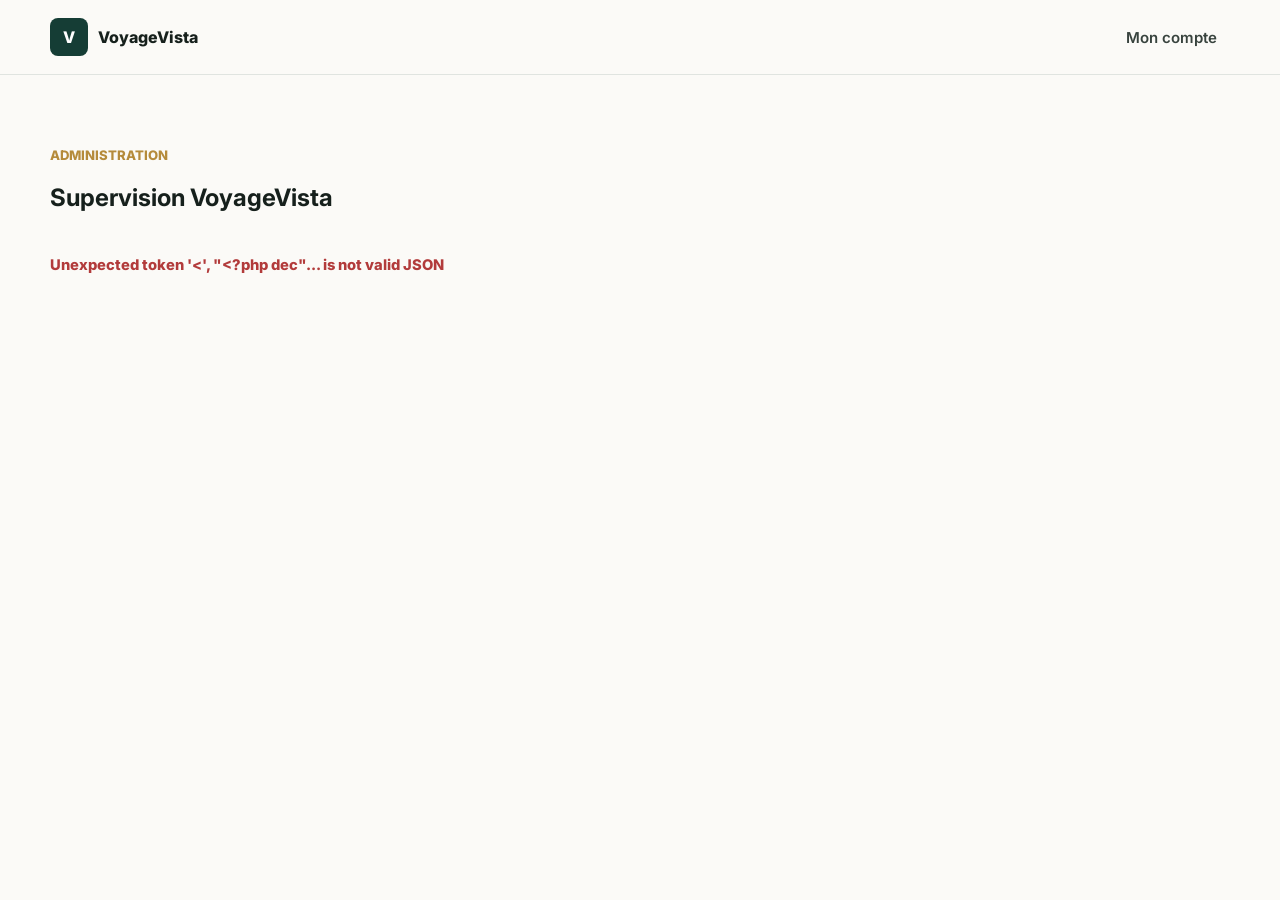
<file: pages/admin.html>
<!DOCTYPE html>
<html lang="fr">
<head>
  <meta charset="UTF-8">
  <meta name="viewport" content="width=device-width, initial-scale=1.0">
  <title>Admin - VoyageVista</title>
  <link rel="preconnect" href="https://fonts.googleapis.com">
  <link rel="preconnect" href="https://fonts.gstatic.com" crossorigin>
  <link href="https://fonts.googleapis.com/css2?family=Inter:wght@400;500;600;700;800&display=swap" rel="stylesheet">
  <link rel="stylesheet" href="../css/style.css">
</head>
<body>
  <header class="site-header">
    <nav class="navbar" aria-label="Navigation principale">
      <a class="brand" href="../index.html"><span class="brand-mark">V</span><span>VoyageVista</span></a>
      <ul class="nav-links">
        <li><a href="compte.html">Mon compte</a></li>
      </ul>
    </nav>
  </header>

  <main>
    <section class="section">
      <p class="eyebrow">Administration</p>
      <h1>Supervision VoyageVista</h1>
      <div class="dashboard-grid" data-admin-counts></div>
      <div class="management-grid admin-list" data-admin-users></div>
      <p class="form-message" data-admin-message aria-live="polite"></p>
    </section>
  </main>

  <script src="../js/script.js"></script>
</body>
</html>
</file>
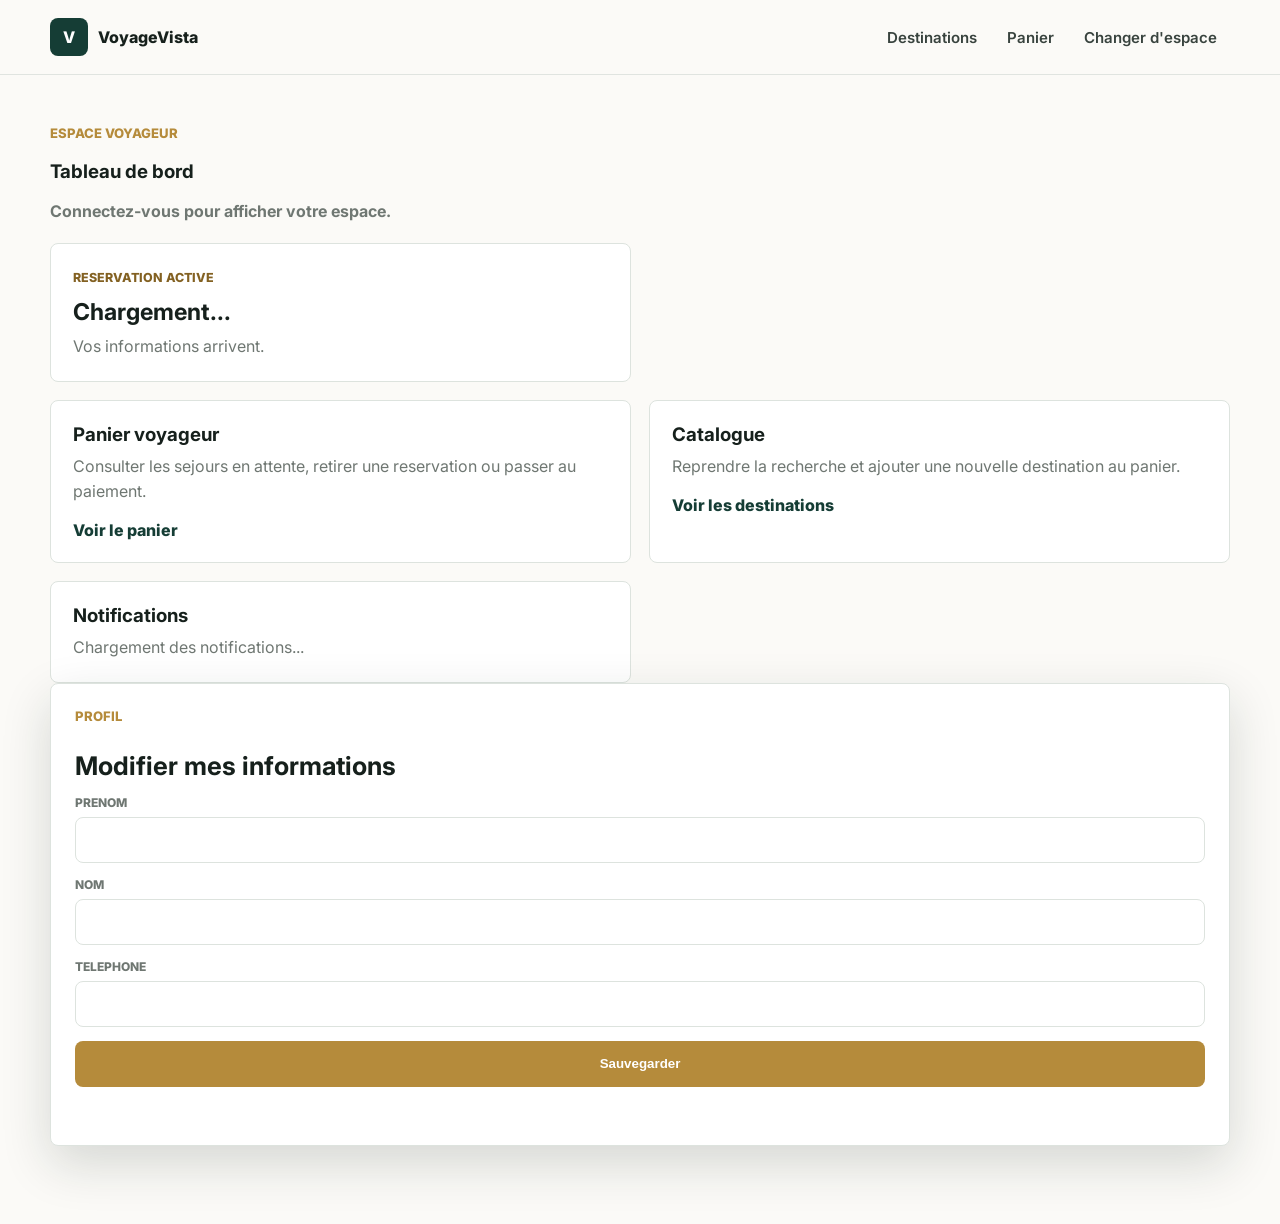
<file: pages/compte-voyageur.html>
<!DOCTYPE html>
<html lang="fr">
<head>
  <meta charset="UTF-8">
  <meta name="viewport" content="width=device-width, initial-scale=1.0">
  <title>Espace voyageur - VoyageVista</title>
  <link rel="preconnect" href="https://fonts.googleapis.com">
  <link rel="preconnect" href="https://fonts.gstatic.com" crossorigin>
  <link href="https://fonts.googleapis.com/css2?family=Inter:wght@400;500;600;700;800&display=swap" rel="stylesheet">
  <link rel="stylesheet" href="../css/style.css">
</head>
<body>
  <header class="site-header">
    <nav class="navbar" aria-label="Navigation principale">
      <a class="brand" href="../index.html" aria-label="Accueil VoyageVista">
        <span class="brand-mark">V</span>
        <span>VoyageVista</span>
      </a>
      <ul class="nav-links">
        <li><a href="destinations.html">Destinations</a></li>
        <li><a href="panier.html">Panier</a></li>
        <li><a href="compte.html">Changer d'espace</a></li>
      </ul>
    </nav>
  </header>

  <main>
    <section class="account-layout traveler-dashboard" aria-label="Espace voyageur">
      <section class="dashboard-preview" aria-labelledby="dashboard-title">
        <div class="results-toolbar">
          <div>
            <p class="eyebrow">Espace voyageur</p>
            <h1 id="dashboard-title">Tableau de bord</h1>
            <p class="dashboard-user" data-dashboard-user>Connectez-vous pour afficher votre espace.</p>
          </div>
          <button class="btn-secondary is-hidden" type="button" data-logout-button>Se deconnecter</button>
        </div>

        <div class="dashboard-grid">
          <article class="dashboard-card">
            <span>Reservation active</span>
            <h3>Chargement...</h3>
            <p>Vos informations arrivent.</p>
          </article>
        </div>

        <div class="management-grid">
          <article>
            <h3>Panier voyageur</h3>
            <p>Consulter les sejours en attente, retirer une reservation ou passer au paiement.</p>
            <a href="panier.html">Voir le panier</a>
          </article>
          <article>
            <h3>Catalogue</h3>
            <p>Reprendre la recherche et ajouter une nouvelle destination au panier.</p>
            <a href="destinations.html">Voir les destinations</a>
          </article>
        </div>

        <section class="management-grid" data-notifications-list aria-label="Notifications">
          <article>
            <h3>Notifications</h3>
            <p>Chargement des notifications...</p>
          </article>
        </section>

        <form class="login-panel profile-panel" action="../backend/api/update-profile.php" method="post" data-profile-form>
          <p class="eyebrow">Profil</p>
          <h2>Modifier mes informations</h2>
          <label><span>Prenom</span><input type="text" name="prenom" data-profile-prenom required></label>
          <label><span>Nom</span><input type="text" name="nom" data-profile-nom required></label>
          <label><span>Telephone</span><input type="text" name="telephone" data-profile-telephone></label>
          <button class="btn-primary" type="submit">Sauvegarder</button>
          <p class="form-message" data-profile-message aria-live="polite"></p>
        </form>
      </section>
    </section>
  </main>

  <script src="../js/script.js"></script>
</body>
</html>
</file>
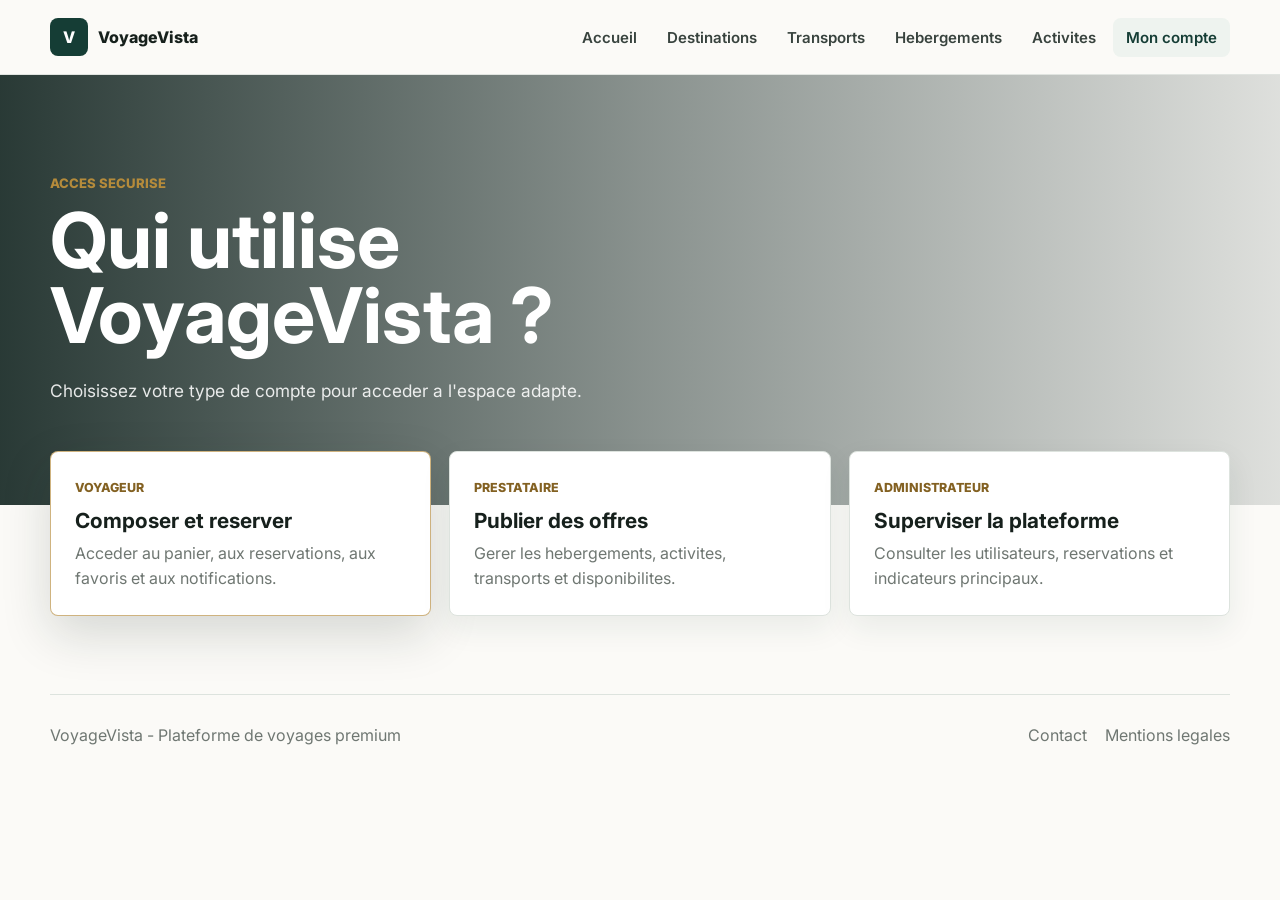
<file: pages/compte.html>
<!DOCTYPE html>
<html lang="fr">
<head>
  <meta charset="UTF-8">
  <meta name="viewport" content="width=device-width, initial-scale=1.0">
  <title>Mon compte - VoyageVista</title>
  <link rel="preconnect" href="https://fonts.googleapis.com">
  <link rel="preconnect" href="https://fonts.gstatic.com" crossorigin>
  <link href="https://fonts.googleapis.com/css2?family=Inter:wght@400;500;600;700;800&display=swap" rel="stylesheet">
  <link rel="stylesheet" href="../css/style.css">
</head>
<body>
  <header class="site-header">
    <nav class="navbar" aria-label="Navigation principale">
      <a class="brand" href="../index.html" aria-label="Accueil VoyageVista">
        <span class="brand-mark">V</span>
        <span>VoyageVista</span>
      </a>

      <button class="menu-toggle" type="button" aria-label="Ouvrir le menu" aria-expanded="false">
        <span></span>
        <span></span>
        <span></span>
      </button>

      <ul class="nav-links">
        <li><a href="../index.html">Accueil</a></li>
        <li><a href="destinations.html">Destinations</a></li>
        <li><a href="transports.html">Transports</a></li>
        <li><a href="hebergements.html">Hebergements</a></li>
        <li><a href="activites.html">Activites</a></li>
        <li><a href="compte.html" class="active">Mon compte</a></li>
      </ul>
    </nav>
  </header>

  <main>
    <section class="account-hero" aria-labelledby="page-title">
      <div>
        <p class="eyebrow">Acces securise</p>
        <h1 id="page-title">Qui utilise VoyageVista ?</h1>
        <p>Choisissez votre type de compte pour acceder a l'espace adapte.</p>
      </div>
    </section>

    <section class="role-section role-entry-section" aria-label="Choix du role utilisateur">
      <article class="role-card account-session-card is-hidden" data-current-session>
        <span>Session active</span>
        <h2 data-current-session-title>Vous êtes connecté</h2>
        <p data-current-session-text>Accédez directement à votre espace ou à votre panier.</p>
        <div class="account-session-actions">
          <a class="btn-primary" href="compte-voyageur.html" data-current-session-link>Voir mon espace</a>
          <a class="btn-secondary" href="panier.html">Voir le panier</a>
          <button class="btn-secondary" type="button" data-logout-button>Se déconnecter</button>
        </div>
      </article>

      <a class="role-card selected" href="connexion.html?role=voyageur">
        <span>Voyageur</span>
        <h2>Composer et reserver</h2>
        <p>Acceder au panier, aux reservations, aux favoris et aux notifications.</p>
      </a>
      <a class="role-card" href="connexion.html?role=prestataire">
        <span>Prestataire</span>
        <h2>Publier des offres</h2>
        <p>Gerer les hebergements, activites, transports et disponibilites.</p>
      </a>
      <a class="role-card" href="connexion.html?role=admin">
        <span>Administrateur</span>
        <h2>Superviser la plateforme</h2>
        <p>Consulter les utilisateurs, reservations et indicateurs principaux.</p>
      </a>
    </section>
  </main>

  <footer class="site-footer">
    <p>VoyageVista - Plateforme de voyages premium</p>
    <div>
      <a href="#">Contact</a>
      <a href="#">Mentions legales</a>
    </div>
  </footer>

  <script src="../js/script.js"></script>
</body>
</html>
</file>
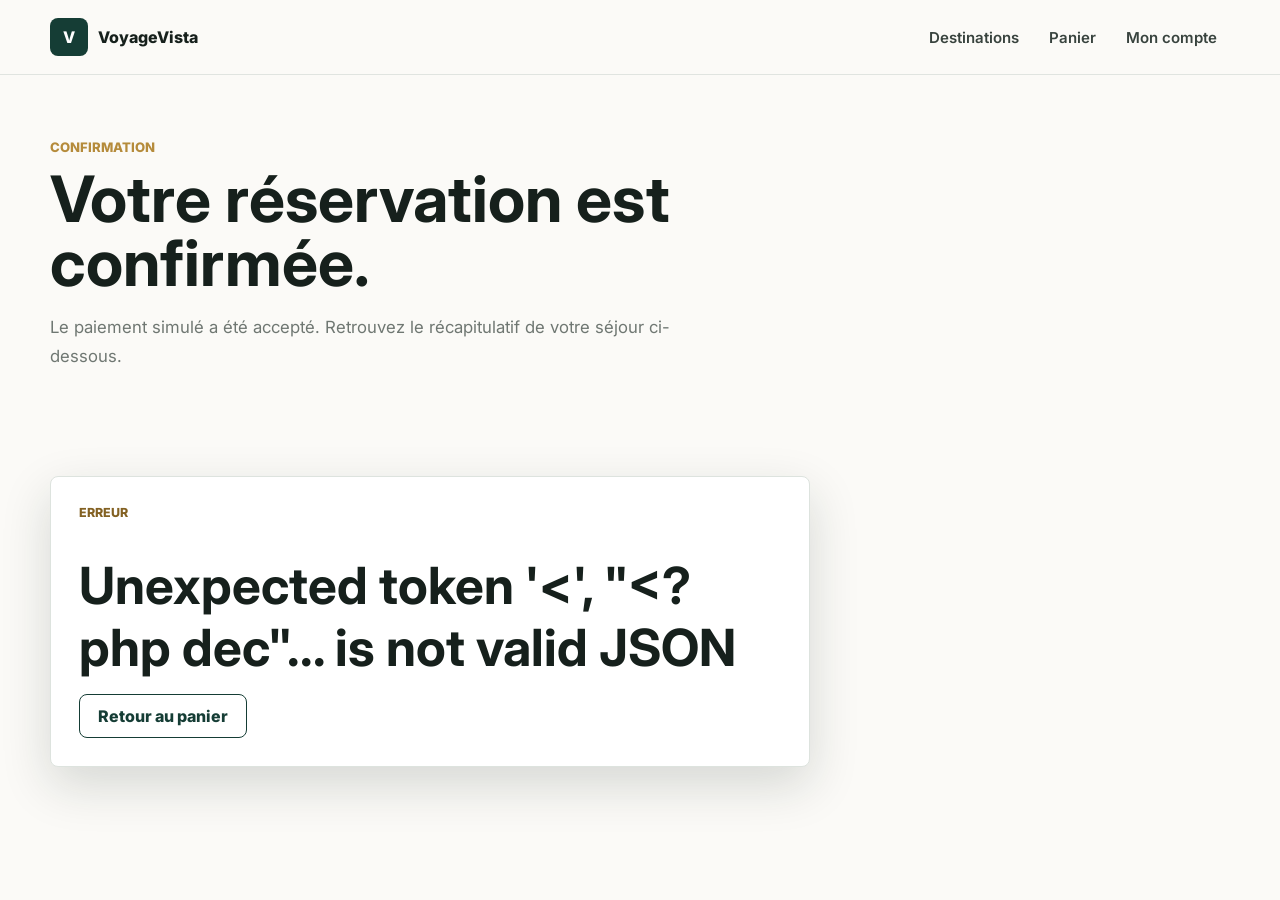
<file: pages/confirmation.html>
<!DOCTYPE html>
<html lang="fr">
<head>
  <meta charset="UTF-8">
  <meta name="viewport" content="width=device-width, initial-scale=1.0">
  <title>Confirmation - VoyageVista</title>
  <link rel="preconnect" href="https://fonts.googleapis.com">
  <link rel="preconnect" href="https://fonts.gstatic.com" crossorigin>
  <link href="https://fonts.googleapis.com/css2?family=Inter:wght@400;500;600;700;800&display=swap" rel="stylesheet">
  <link rel="stylesheet" href="../css/style.css">
</head>
<body>
  <header class="site-header">
    <nav class="navbar" aria-label="Navigation principale">
      <a class="brand" href="../index.html">
        <span class="brand-mark">V</span>
        <span>VoyageVista</span>
      </a>
      <ul class="nav-links">
        <li><a href="destinations.html">Destinations</a></li>
        <li><a href="panier.html">Panier</a></li>
        <li><a href="compte.html">Mon compte</a></li>
      </ul>
    </nav>
  </header>

  <main>
    <section class="page-hero compact-hero" aria-labelledby="page-title">
      <div>
        <p class="eyebrow">Confirmation</p>
        <h1 id="page-title">Votre réservation est confirmée.</h1>
        <p>Le paiement simulé a été accepté. Retrouvez le récapitulatif de votre séjour ci-dessous.</p>
      </div>
    </section>

    <section class="section">
      <article class="confirmation-card" data-confirmation-card>
        <span class="stay-tag">Chargement</span>
        <h2>Récupération de la réservation...</h2>
      </article>
    </section>
  </main>

  <script src="../js/script.js"></script>
</body>
</html>
</file>
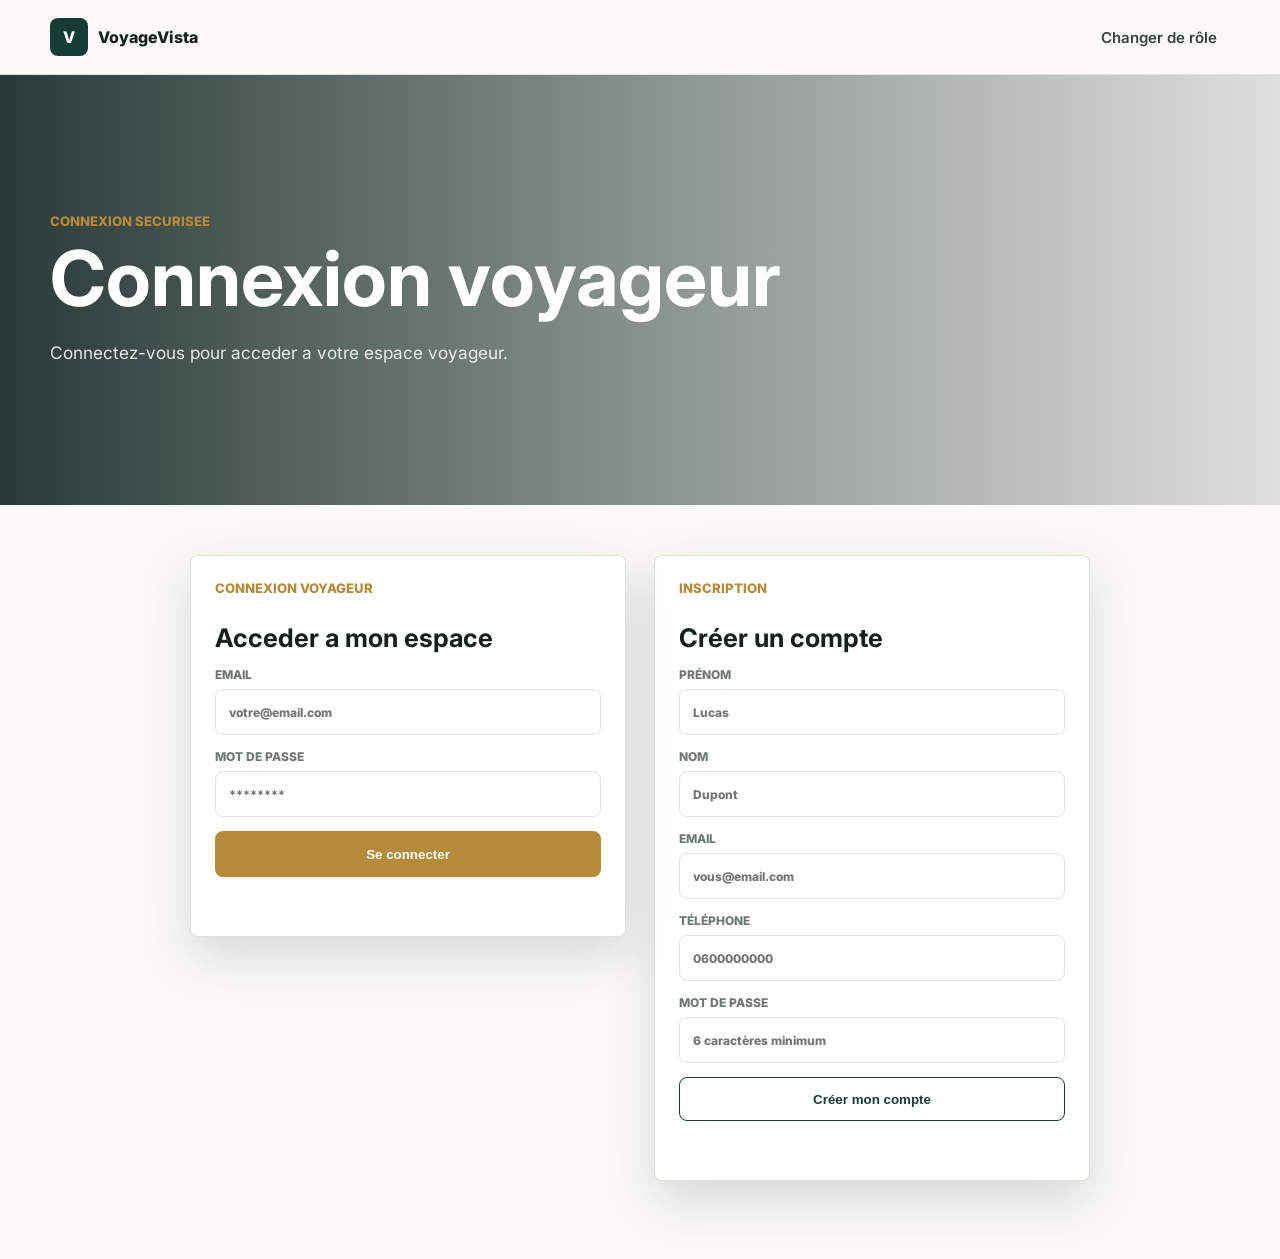
<file: pages/connexion.html>
<!DOCTYPE html>
<html lang="fr">
<head>
  <meta charset="UTF-8">
  <meta name="viewport" content="width=device-width, initial-scale=1.0">
  <title>Connexion - VoyageVista</title>
  <link rel="preconnect" href="https://fonts.googleapis.com">
  <link rel="preconnect" href="https://fonts.gstatic.com" crossorigin>
  <link href="https://fonts.googleapis.com/css2?family=Inter:wght@400;500;600;700;800&display=swap" rel="stylesheet">
  <link rel="stylesheet" href="../css/style.css">
</head>
<body>
  <header class="site-header">
    <nav class="navbar" aria-label="Navigation principale">
      <a class="brand" href="../index.html" aria-label="Accueil VoyageVista">
        <span class="brand-mark">V</span>
        <span>VoyageVista</span>
      </a>
      <ul class="nav-links">
        <li><a href="compte.html">Changer de rôle</a></li>
      </ul>
    </nav>
  </header>

  <main>
    <section class="account-hero" aria-labelledby="page-title">
      <div>
        <p class="eyebrow">Connexion securisee</p>
        <h1 id="page-title" data-auth-heading>Connexion VoyageVista</h1>
        <p data-auth-copy>Connectez-vous avec le role selectionne.</p>
      </div>
    </section>

    <section class="auth-layout" aria-label="Connexion et inscription">
      <form class="login-panel" action="../backend/auth/login.php" method="post" data-login-form>
        <p class="eyebrow" data-login-title>Connexion</p>
        <h2>Acceder a mon espace</h2>
        <input type="hidden" name="role" value="voyageur" data-role-input>
        <label>
          <span>Email</span>
          <input type="email" name="email" placeholder="votre@email.com" required>
        </label>
        <label>
          <span>Mot de passe</span>
          <input type="password" name="password" placeholder="********" required>
        </label>
        <button class="btn-primary" type="submit">Se connecter</button>
        <p class="form-message" data-form-message aria-live="polite"></p>
      </form>

      <form class="login-panel register-panel" action="../backend/auth/register.php" method="post" data-register-form>
        <p class="eyebrow">Inscription</p>
        <h2>Créer un compte</h2>
        <input type="hidden" name="role" value="voyageur" data-register-role-input>
        <label>
          <span>Prénom</span>
          <input type="text" name="prenom" placeholder="Lucas" required>
        </label>
        <label>
          <span>Nom</span>
          <input type="text" name="nom" placeholder="Dupont" required>
        </label>
        <label>
          <span>Email</span>
          <input type="email" name="email" placeholder="vous@email.com" required>
        </label>
        <label>
          <span>Téléphone</span>
          <input type="tel" name="telephone" placeholder="0600000000">
        </label>
        <label>
          <span>Mot de passe</span>
          <input type="password" name="password" placeholder="6 caractères minimum" required>
        </label>
        <button class="btn-secondary" type="submit">Créer mon compte</button>
        <p class="form-message" data-register-message aria-live="polite"></p>
      </form>
    </section>
  </main>

  <script src="../js/script.js"></script>
</body>
</html>
</file>
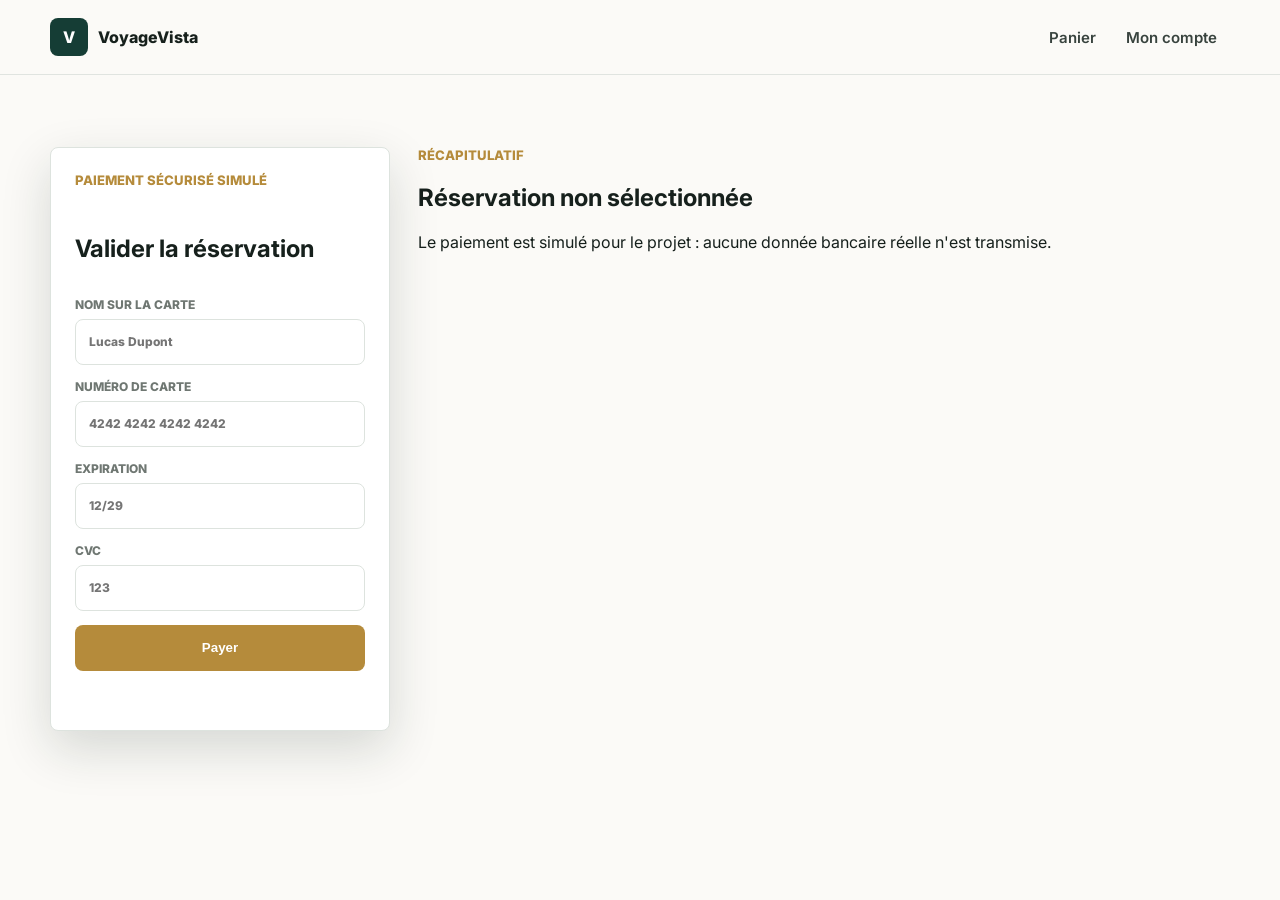
<file: pages/paiement.html>
<!DOCTYPE html>
<html lang="fr">
<head>
  <meta charset="UTF-8">
  <meta name="viewport" content="width=device-width, initial-scale=1.0">
  <title>Paiement - VoyageVista</title>
  <link rel="preconnect" href="https://fonts.googleapis.com">
  <link rel="preconnect" href="https://fonts.gstatic.com" crossorigin>
  <link href="https://fonts.googleapis.com/css2?family=Inter:wght@400;500;600;700;800&display=swap" rel="stylesheet">
  <link rel="stylesheet" href="../css/style.css">
</head>
<body>
  <header class="site-header">
    <nav class="navbar" aria-label="Navigation principale">
      <a class="brand" href="../index.html" aria-label="Accueil VoyageVista">
        <span class="brand-mark">V</span>
        <span>VoyageVista</span>
      </a>
      <ul class="nav-links">
        <li><a href="panier.html">Panier</a></li>
        <li><a href="compte.html">Mon compte</a></li>
      </ul>
    </nav>
  </header>

  <main>
    <section class="account-layout payment-layout" aria-label="Paiement">
      <form class="login-panel" action="../backend/api/pay-reservation.php" method="post" data-payment-form>
        <p class="eyebrow">Paiement sécurisé simulé</p>
        <h1>Valider la réservation</h1>
        <input type="hidden" name="id_reservation" data-payment-reservation>
        <label>
          <span>Nom sur la carte</span>
          <input type="text" name="card_name" placeholder="Lucas Dupont" required>
        </label>
        <label>
          <span>Numéro de carte</span>
          <input type="text" name="card_number" placeholder="4242 4242 4242 4242" required>
        </label>
        <label>
          <span>Expiration</span>
          <input type="text" name="expiry" placeholder="12/29" required>
        </label>
        <label>
          <span>CVC</span>
          <input type="text" name="cvc" placeholder="123" required>
        </label>
        <button class="btn-primary" type="submit">Payer</button>
        <p class="form-message" data-payment-message aria-live="polite"></p>
      </form>

      <section class="dashboard-preview">
        <p class="eyebrow">Récapitulatif</p>
        <h2 data-payment-summary>Réservation sélectionnée</h2>
        <p>Le paiement est simulé pour le projet : aucune donnée bancaire réelle n'est transmise.</p>
      </section>
    </section>
  </main>

  <script src="../js/script.js"></script>
</body>
</html>
</file>
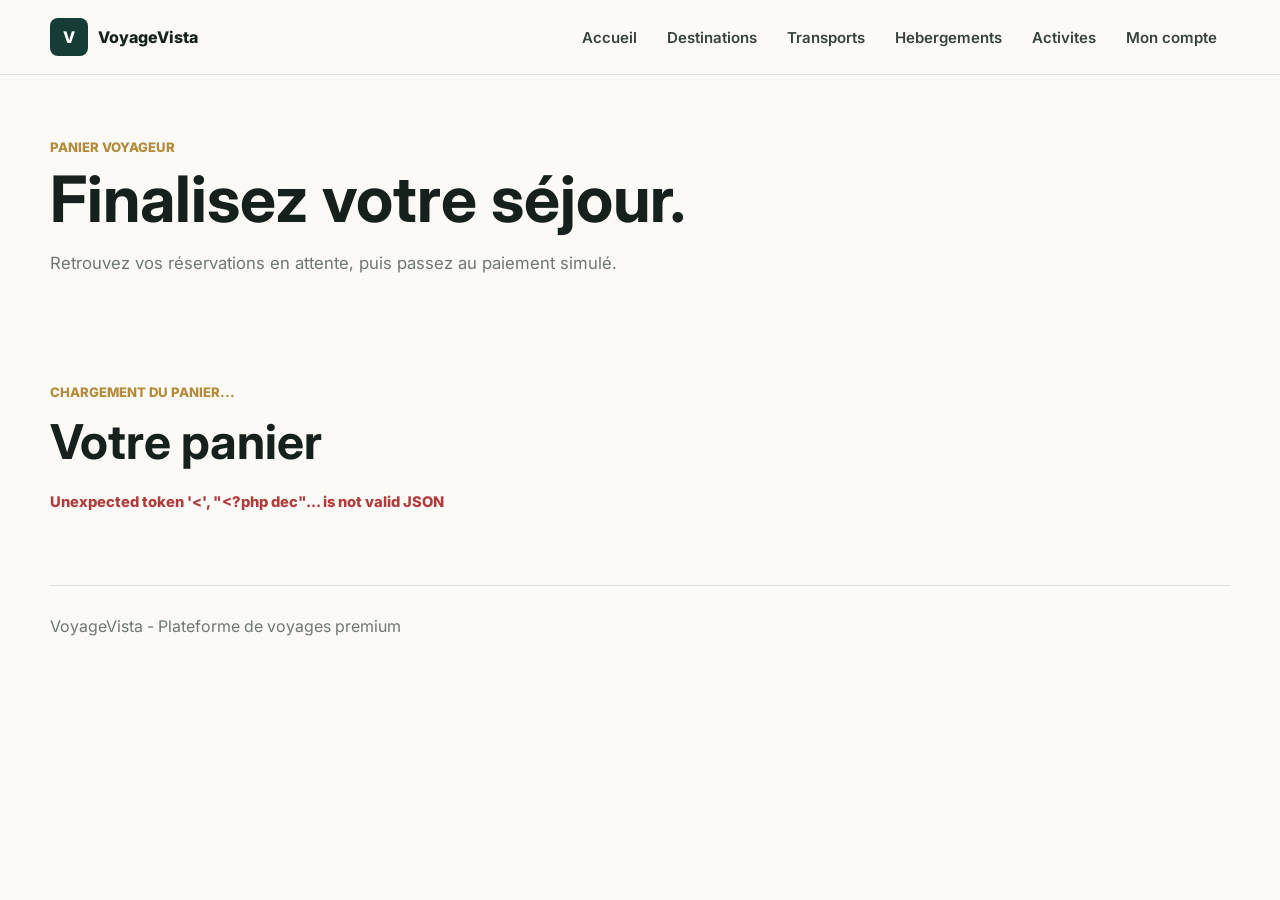
<file: pages/panier.html>
<!DOCTYPE html>
<html lang="fr">
<head>
  <meta charset="UTF-8">
  <meta name="viewport" content="width=device-width, initial-scale=1.0">
  <title>Panier - VoyageVista</title>
  <link rel="preconnect" href="https://fonts.googleapis.com">
  <link rel="preconnect" href="https://fonts.gstatic.com" crossorigin>
  <link href="https://fonts.googleapis.com/css2?family=Inter:wght@400;500;600;700;800&display=swap" rel="stylesheet">
  <link rel="stylesheet" href="../css/style.css">
</head>
<body>
  <header class="site-header">
    <nav class="navbar" aria-label="Navigation principale">
      <a class="brand" href="../index.html" aria-label="Accueil VoyageVista">
        <span class="brand-mark">V</span>
        <span>VoyageVista</span>
      </a>
      <ul class="nav-links">
        <li><a href="../index.html">Accueil</a></li>
        <li><a href="destinations.html">Destinations</a></li>
        <li><a href="transports.html">Transports</a></li>
        <li><a href="hebergements.html">Hebergements</a></li>
        <li><a href="activites.html">Activites</a></li>
        <li><a href="compte.html">Mon compte</a></li>
      </ul>
    </nav>
  </header>

  <main>
    <section class="page-hero compact-hero" aria-labelledby="page-title">
      <div>
        <p class="eyebrow">Panier voyageur</p>
        <h1 id="page-title">Finalisez votre séjour.</h1>
        <p>Retrouvez vos réservations en attente, puis passez au paiement simulé.</p>
      </div>
    </section>

    <section class="section">
      <div class="results-toolbar">
        <div>
          <p class="eyebrow" data-cart-count>Chargement du panier...</p>
          <h2>Votre panier</h2>
        </div>
      </div>
      <div class="cart-list" data-cart-list></div>
      <p class="form-message" data-cart-message aria-live="polite"></p>
    </section>
  </main>

  <footer class="site-footer">
    <p>VoyageVista - Plateforme de voyages premium</p>
  </footer>

  <script src="../js/script.js"></script>
</body>
</html>
</file>
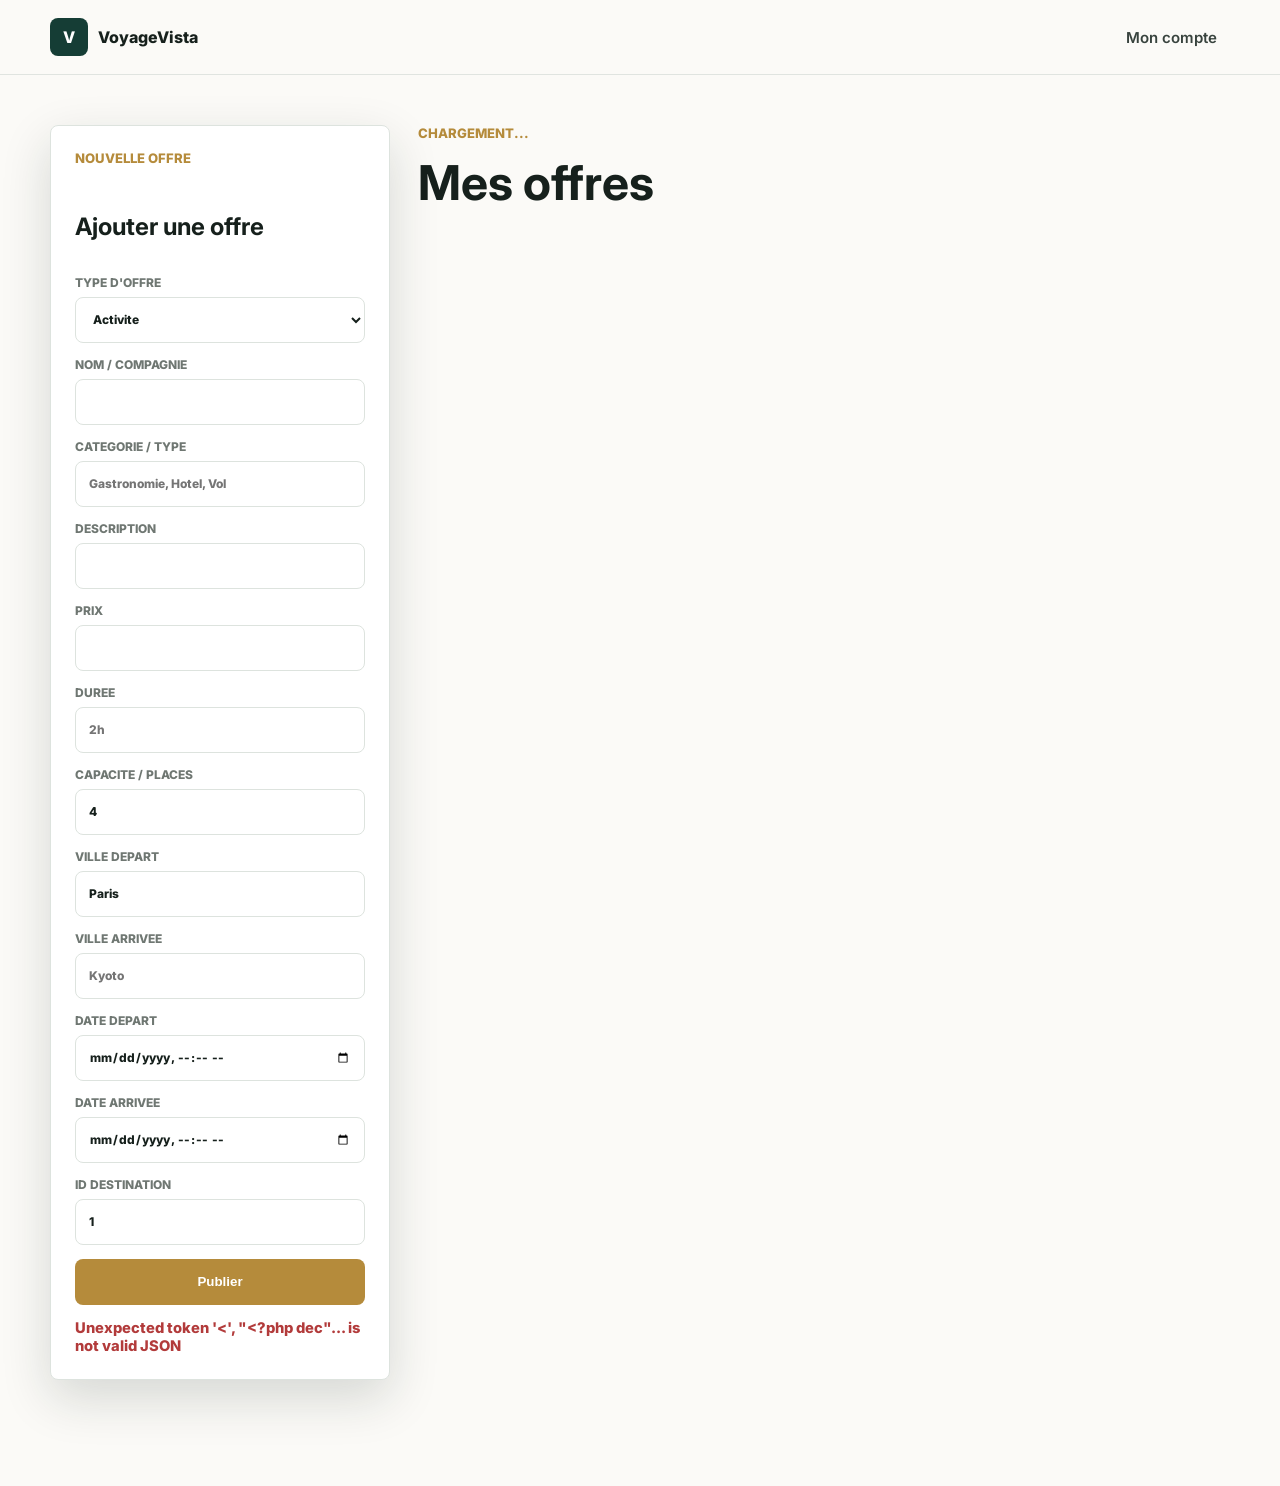
<file: pages/prestataire.html>
<!DOCTYPE html>
<html lang="fr">
<head>
  <meta charset="UTF-8">
  <meta name="viewport" content="width=device-width, initial-scale=1.0">
  <title>Prestataire - VoyageVista</title>
  <link rel="preconnect" href="https://fonts.googleapis.com">
  <link rel="preconnect" href="https://fonts.gstatic.com" crossorigin>
  <link href="https://fonts.googleapis.com/css2?family=Inter:wght@400;500;600;700;800&display=swap" rel="stylesheet">
  <link rel="stylesheet" href="../css/style.css">
</head>
<body>
  <header class="site-header">
    <nav class="navbar" aria-label="Navigation principale">
      <a class="brand" href="../index.html"><span class="brand-mark">V</span><span>VoyageVista</span></a>
      <ul class="nav-links">
        <li><a href="compte.html">Mon compte</a></li>
      </ul>
    </nav>
  </header>

  <main>
    <section class="account-layout" aria-label="Espace prestataire">
      <form class="login-panel" action="../backend/api/prestataire-create-offre.php" method="post" data-provider-form>
        <p class="eyebrow">Nouvelle offre</p>
        <h1>Ajouter une offre</h1>
        <label><span>Type d'offre</span>
          <select name="type_offre">
            <option value="activite">Activite</option>
            <option value="hebergement">Hebergement</option>
            <option value="transport">Transport</option>
          </select>
        </label>
        <label><span>Nom / compagnie</span><input type="text" name="nom" required></label>
        <label><span>Categorie / type</span><input type="text" name="categorie" placeholder="Gastronomie, Hotel, Vol"></label>
        <label><span>Description</span><input type="text" name="description" required></label>
        <label><span>Prix</span><input type="number" name="prix" min="1" required></label>
        <label><span>Duree</span><input type="text" name="duree" placeholder="2h"></label>
        <label><span>Capacite / places</span><input type="number" name="places" value="4" min="1"></label>
        <label><span>Ville depart</span><input type="text" name="ville_depart" value="Paris"></label>
        <label><span>Ville arrivee</span><input type="text" name="ville_arrivee" placeholder="Kyoto"></label>
        <label><span>Date depart</span><input type="datetime-local" name="date_depart"></label>
        <label><span>Date arrivee</span><input type="datetime-local" name="date_arrivee"></label>
        <label><span>ID destination</span><input type="number" name="id_destination" value="1" min="1" required></label>
        <button class="btn-primary" type="submit">Publier</button>
        <p class="form-message" data-provider-message aria-live="polite"></p>
      </form>

      <section class="dashboard-preview">
        <div class="results-toolbar">
          <div>
            <p class="eyebrow" data-provider-count>Chargement...</p>
            <h2>Mes offres</h2>
          </div>
        </div>
        <div class="dashboard-grid" data-provider-offers></div>
      </section>
    </section>
  </main>

  <script src="../js/script.js"></script>
</body>
</html>
</file>
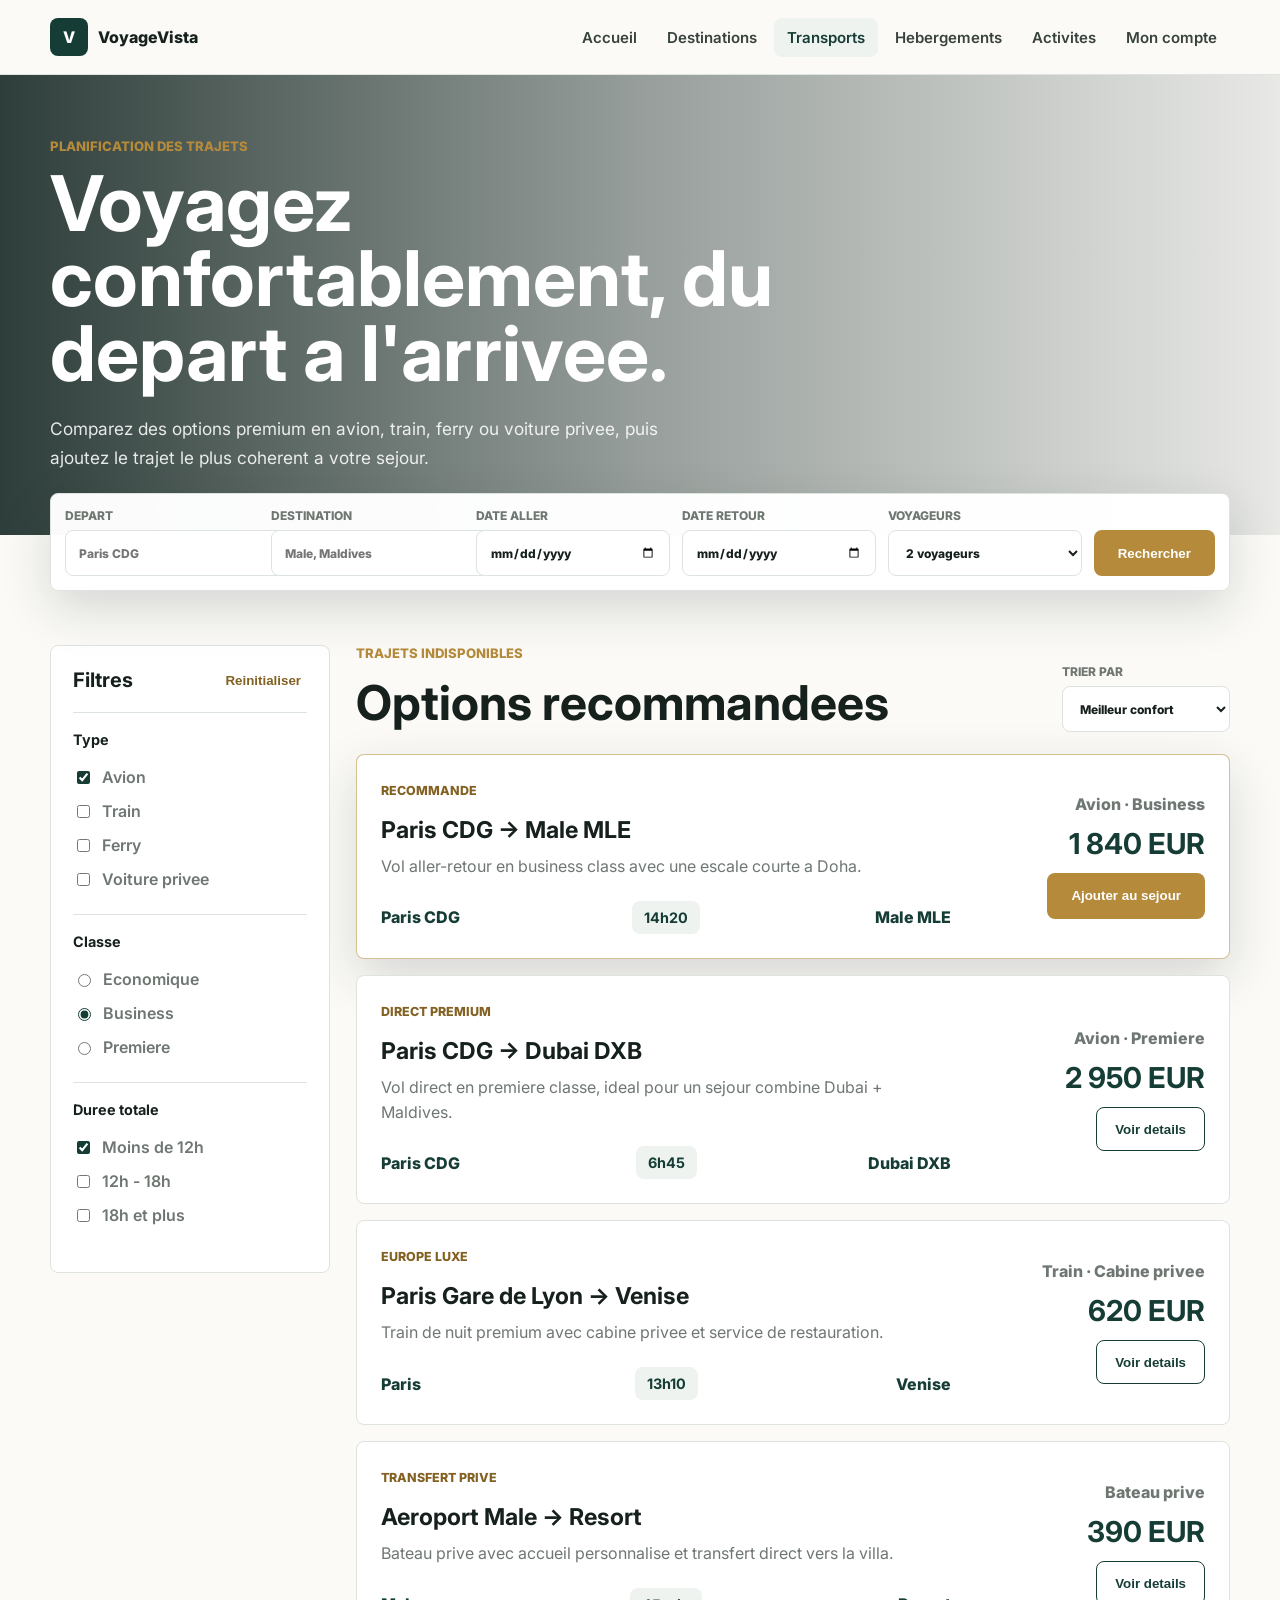
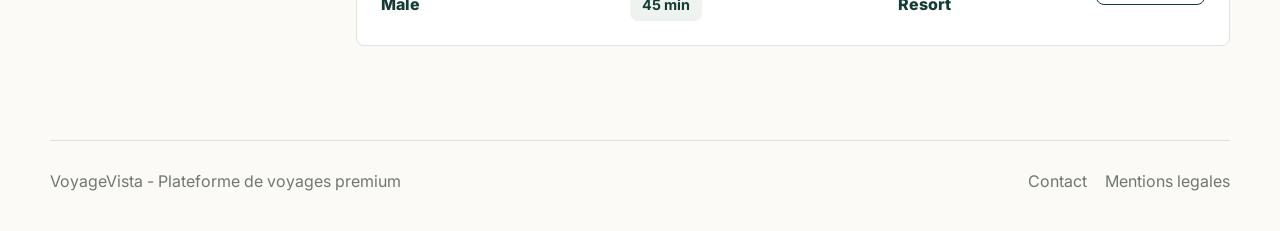
<file: pages/transports.html>
<!DOCTYPE html>
<html lang="fr">
<head>
  <meta charset="UTF-8">
  <meta name="viewport" content="width=device-width, initial-scale=1.0">
  <title>Transports - VoyageVista</title>
  <link rel="preconnect" href="https://fonts.googleapis.com">
  <link rel="preconnect" href="https://fonts.gstatic.com" crossorigin>
  <link href="https://fonts.googleapis.com/css2?family=Inter:wght@400;500;600;700;800&display=swap" rel="stylesheet">
  <link rel="stylesheet" href="../css/style.css">
</head>
<body>
  <header class="site-header">
    <nav class="navbar" aria-label="Navigation principale">
      <a class="brand" href="../index.html" aria-label="Accueil VoyageVista">
        <span class="brand-mark">V</span>
        <span>VoyageVista</span>
      </a>

      <button class="menu-toggle" type="button" aria-label="Ouvrir le menu" aria-expanded="false">
        <span></span>
        <span></span>
        <span></span>
      </button>

      <ul class="nav-links">
        <li><a href="../index.html">Accueil</a></li>
        <li><a href="destinations.html">Destinations</a></li>
        <li><a href="transports.html" class="active">Transports</a></li>
        <li><a href="hebergements.html">Hebergements</a></li>
        <li><a href="activites.html">Activites</a></li>
        <li><a href="compte.html">Mon compte</a></li>
      </ul>
    </nav>
  </header>

  <main>
    <section class="transport-hero" aria-labelledby="transport-title">
      <div class="transport-hero-copy">
        <p class="eyebrow">Planification des trajets</p>
        <h1 id="transport-title">Voyagez confortablement, du depart a l'arrivee.</h1>
        <p>
          Comparez des options premium en avion, train, ferry ou voiture privee, puis ajoutez le trajet le plus coherent a votre sejour.
        </p>
      </div>
    </section>

    <section class="transport-search-section">
      <form class="transport-search" action="transports.html" method="get">
        <label>
          <span>Depart</span>
          <input type="text" name="depart" placeholder="Paris CDG">
        </label>
        <label>
          <span>Destination</span>
          <input type="text" name="destination" placeholder="Male, Maldives">
        </label>
        <label>
          <span>Date aller</span>
          <input type="date" name="aller">
        </label>
        <label>
          <span>Date retour</span>
          <input type="date" name="retour">
        </label>
        <label>
          <span>Voyageurs</span>
          <select name="voyageurs">
            <option>1 voyageur</option>
            <option selected>2 voyageurs</option>
            <option>3 voyageurs</option>
            <option>4 voyageurs</option>
          </select>
        </label>
        <button class="btn-primary" type="submit">Rechercher</button>
      </form>
    </section>

    <section class="transport-layout" aria-label="Resultats de transport">
      <aside class="filters-panel transport-filters" aria-label="Filtres transport">
        <div class="filters-title">
          <h2>Filtres</h2>
          <button type="button">Reinitialiser</button>
        </div>

        <div class="filter-group">
          <h3>Type</h3>
          <label><input type="checkbox" checked> Avion</label>
          <label><input type="checkbox"> Train</label>
          <label><input type="checkbox"> Ferry</label>
          <label><input type="checkbox"> Voiture privee</label>
        </div>

        <div class="filter-group">
          <h3>Classe</h3>
          <label><input type="radio" name="classe"> Economique</label>
          <label><input type="radio" name="classe" checked> Business</label>
          <label><input type="radio" name="classe"> Premiere</label>
        </div>

        <div class="filter-group">
          <h3>Duree totale</h3>
          <label><input type="checkbox" checked> Moins de 12h</label>
          <label><input type="checkbox"> 12h - 18h</label>
          <label><input type="checkbox"> 18h et plus</label>
        </div>
      </aside>

      <section class="transport-results" aria-labelledby="transport-results-title">
        <div class="results-toolbar">
          <div>
            <p class="eyebrow" data-transports-count>Chargement des trajets...</p>
            <h2 id="transport-results-title">Options recommandees</h2>
          </div>

          <label class="sort-select">
            <span>Trier par</span>
            <select>
              <option>Meilleur confort</option>
              <option>Prix croissant</option>
              <option>Duree la plus courte</option>
              <option>Moins d'escales</option>
            </select>
          </label>
        </div>

        <div data-transports-list>
        <article class="transport-card recommended">
          <div class="transport-main">
            <span class="stay-tag">Recommande</span>
            <h3>Paris CDG → Male MLE</h3>
            <p>Vol aller-retour en business class avec une escale courte a Doha.</p>
            <div class="route-line">
              <span>Paris CDG</span>
              <strong>14h20</strong>
              <span>Male MLE</span>
            </div>
          </div>
          <div class="transport-side">
            <span class="transport-type">Avion · Business</span>
            <strong>1 840 EUR</strong>
            <button class="btn-primary" type="button">Ajouter au sejour</button>
          </div>
        </article>

        <article class="transport-card">
          <div class="transport-main">
            <span class="stay-tag">Direct premium</span>
            <h3>Paris CDG → Dubai DXB</h3>
            <p>Vol direct en premiere classe, ideal pour un sejour combine Dubai + Maldives.</p>
            <div class="route-line">
              <span>Paris CDG</span>
              <strong>6h45</strong>
              <span>Dubai DXB</span>
            </div>
          </div>
          <div class="transport-side">
            <span class="transport-type">Avion · Premiere</span>
            <strong>2 950 EUR</strong>
            <button class="btn-secondary" type="button">Voir details</button>
          </div>
        </article>

        <article class="transport-card">
          <div class="transport-main">
            <span class="stay-tag">Europe luxe</span>
            <h3>Paris Gare de Lyon → Venise</h3>
            <p>Train de nuit premium avec cabine privee et service de restauration.</p>
            <div class="route-line">
              <span>Paris</span>
              <strong>13h10</strong>
              <span>Venise</span>
            </div>
          </div>
          <div class="transport-side">
            <span class="transport-type">Train · Cabine privee</span>
            <strong>620 EUR</strong>
            <button class="btn-secondary" type="button">Voir details</button>
          </div>
        </article>

        <article class="transport-card">
          <div class="transport-main">
            <span class="stay-tag">Transfert prive</span>
            <h3>Aeroport Male → Resort</h3>
            <p>Bateau prive avec accueil personnalise et transfert direct vers la villa.</p>
            <div class="route-line">
              <span>Male</span>
              <strong>45 min</strong>
              <span>Resort</span>
            </div>
          </div>
          <div class="transport-side">
            <span class="transport-type">Bateau prive</span>
            <strong>390 EUR</strong>
            <button class="btn-secondary" type="button">Voir details</button>
          </div>
        </article>
        </div>
      </section>
    </section>
  </main>

  <footer class="site-footer">
    <p>VoyageVista - Plateforme de voyages premium</p>
    <div>
      <a href="#">Contact</a>
      <a href="#">Mentions legales</a>
    </div>
  </footer>

  <script src="../js/script.js"></script>
</body>
</html>
</file>
<file: css/style.css>
:root {
  --ink: #16201c;
  --muted: #6f7772;
  --line: #dde3de;
  --paper: #fbfaf7;
  --white: #ffffff;
  --gold: #b58b3b;
  --gold-dark: #836122;
  --forest: #153d35;
  --mist: #eef3ef;
  --shadow: 0 18px 50px rgba(16, 35, 29, 0.16);
}
 
* {
  box-sizing: border-box;
}

body {
  margin: 0;
  font-family: "Inter", Arial, sans-serif;
  color: var(--ink);
  background: var(--paper);
}

a {
  color: inherit;
  text-decoration: none;
}

img {
  display: block;
  width: 100%;
}

.site-header {
  position: sticky;
  top: 0;
  z-index: 20;
  background: rgba(251, 250, 247, 0.92);
  border-bottom: 1px solid rgba(221, 227, 222, 0.9);
  backdrop-filter: blur(16px);
}

.navbar {
  width: min(1180px, calc(100% - 32px));
  min-height: 74px;
  margin: 0 auto;
  display: flex;
  align-items: center;
  justify-content: space-between;
  gap: 24px;
}

.brand {
  display: inline-flex;
  align-items: center;
  gap: 10px;
  font-weight: 800;
  letter-spacing: 0;
}

.brand-mark {
  width: 38px;
  height: 38px;
  display: grid;
  place-items: center;
  color: var(--white);
  background: var(--forest);
  border-radius: 8px;
}

.nav-links {
  display: flex;
  align-items: center;
  gap: 4px;
  margin: 0;
  padding: 0;
  list-style: none;
}

.nav-links a {
  display: block;
  padding: 10px 13px;
  border-radius: 8px;
  color: #38433e;
  font-size: 0.94rem;
  font-weight: 600;
}

.nav-links a:hover,
.nav-links a.active {
  color: var(--forest);
  background: var(--mist);
}

.menu-toggle {
  display: none;
  width: 42px;
  height: 42px;
  border: 1px solid var(--line);
  border-radius: 8px;
  background: var(--white);
}

.menu-toggle span {
  display: block;
  width: 18px;
  height: 2px;
  margin: 4px auto;
  background: var(--ink);
}

.hero {
  position: relative;
  min-height: 650px;
  display: flex;
  align-items: center;
  overflow: hidden;
  background:
    linear-gradient(90deg, rgba(12, 31, 27, 0.86), rgba(12, 31, 27, 0.44), rgba(12, 31, 27, 0.12)),
    url("../images/hero-voyagevista.png") center/cover;
}

.hero-content {
  position: relative;
  width: min(1180px, calc(100% - 32px));
  margin: 0 auto;
  padding: 84px 0 64px;
  color: var(--white);
}

.eyebrow {
  margin: 0 0 12px;
  color: var(--gold);
  font-size: 0.82rem;
  font-weight: 800;
  text-transform: uppercase;
  letter-spacing: 0;
}

.hero h1 {
  max-width: 760px;
  margin: 0;
  font-size: clamp(2.6rem, 7vw, 5.8rem);
  line-height: 0.97;
  letter-spacing: 0;
}

.hero-text {
  max-width: 610px;
  margin: 24px 0 34px;
  color: rgba(255, 255, 255, 0.88);
  font-size: 1.12rem;
  line-height: 1.7;
}

.search-panel {
  width: min(1060px, 100%);
  display: grid;
  grid-template-columns: 1.45fr 1fr 1fr 1fr auto;
  gap: 12px;
  padding: 14px;
  background: rgba(255, 255, 255, 0.96);
  border-radius: 8px;
  box-shadow: var(--shadow);
}

.search-panel label {
  display: grid;
  gap: 7px;
  color: var(--muted);
  font-size: 0.75rem;
  font-weight: 800;
  text-transform: uppercase;
  letter-spacing: 0;
}

.search-panel input,
.search-panel select {
  width: 100%;
  min-height: 46px;
  border: 1px solid var(--line);
  border-radius: 8px;
  padding: 0 13px;
  color: var(--ink);
  background: var(--white);
  font: inherit;
}

.btn-primary {
  align-self: end;
  min-height: 46px;
  border: 0;
  border-radius: 8px;
  padding: 0 24px;
  color: var(--white);
  background: var(--gold);
  font-weight: 800;
  cursor: pointer;
}

.btn-primary:hover {
  background: var(--gold-dark);
}

.btn-secondary {
  min-height: 42px;
  border: 1px solid var(--line);
  border-radius: 8px;
  padding: 0 16px;
  color: var(--forest);
  background: var(--white);
  font-weight: 800;
  cursor: pointer;
}

.is-hidden {
  display: none !important;
}

.section {
  width: min(1180px, calc(100% - 32px));
  margin: 0 auto;
  padding: 72px 0;
}

.section-heading {
  display: flex;
  align-items: end;
  justify-content: space-between;
  gap: 20px;
  margin-bottom: 28px;
}

.section-heading h2 {
  margin: 0;
  font-size: clamp(2rem, 4vw, 3.2rem);
  letter-spacing: 0;
}

.text-link {
  color: var(--forest);
  font-weight: 800;
}

.destination-grid {
  display: grid;
  grid-template-columns: repeat(4, minmax(0, 1fr));
  gap: 18px;
}

.destination-card {
  overflow: hidden;
  border: 1px solid var(--line);
  border-radius: 8px;
  background: var(--white);
  box-shadow: 0 12px 30px rgba(21, 61, 53, 0.08);
}

.destination-card img {
  height: 230px;
  object-fit: cover;
}

.card-content {
  padding: 18px;
}

.card-content h3,
.stay-item h3 {
  margin: 0 0 8px;
  font-size: 1.12rem;
}

.card-content p,
.stay-item p {
  margin: 0;
  color: var(--muted);
  line-height: 1.55;
}

.card-meta {
  display: flex;
  justify-content: space-between;
  gap: 12px;
  margin-top: 16px;
  color: var(--forest);
  font-size: 0.9rem;
  font-weight: 800;
}

.stays-section {
  padding-top: 20px;
}

.stay-list {
  display: grid;
  grid-template-columns: repeat(3, minmax(0, 1fr));
  gap: 18px;
}

.stay-item {
  padding: 24px;
  border: 1px solid var(--line);
  border-radius: 8px;
  background: var(--white);
}

.stay-tag {
  display: inline-block;
  margin-bottom: 18px;
  color: var(--gold-dark);
  font-size: 0.78rem;
  font-weight: 800;
  text-transform: uppercase;
}

.stay-item a {
  display: inline-block;
  margin-top: 18px;
  color: var(--forest);
  font-weight: 800;
}

.site-footer {
  width: min(1180px, calc(100% - 32px));
  margin: 0 auto;
  padding: 30px 0 40px;
  display: flex;
  justify-content: space-between;
  gap: 20px;
  color: var(--muted);
  border-top: 1px solid var(--line);
}

.site-footer p {
  margin: 0;
}

.site-footer div {
  display: flex;
  gap: 18px;
}

.page-hero {
  width: min(1180px, calc(100% - 32px));
  margin: 0 auto;
  padding: 64px 0 34px;
}

.compact-hero {
  display: grid;
  grid-template-columns: minmax(0, 1fr) minmax(320px, 420px);
  align-items: end;
  gap: 36px;
}

.page-hero h1 {
  max-width: 780px;
  margin: 0;
  font-size: clamp(2.4rem, 5vw, 4.8rem);
  line-height: 1;
}

.page-hero p:not(.eyebrow) {
  max-width: 650px;
  margin: 18px 0 0;
  color: var(--muted);
  font-size: 1.05rem;
  line-height: 1.7;
}

.mini-search {
  display: grid;
  gap: 12px;
  padding: 14px;
  border: 1px solid var(--line);
  border-radius: 8px;
  background: var(--white);
  box-shadow: 0 12px 30px rgba(21, 61, 53, 0.08);
}

.mini-search label,
.sort-select {
  display: grid;
  gap: 7px;
  color: var(--muted);
  font-size: 0.75rem;
  font-weight: 800;
  text-transform: uppercase;
}

.mini-search input,
.sort-select select {
  min-height: 46px;
  border: 1px solid var(--line);
  border-radius: 8px;
  padding: 0 13px;
  color: var(--ink);
  background: var(--white);
  font: inherit;
}

.catalog-layout {
  width: min(1180px, calc(100% - 32px));
  margin: 0 auto;
  padding: 34px 0 72px;
  display: grid;
  grid-template-columns: 280px minmax(0, 1fr);
  gap: 26px;
  align-items: start;
}

.filters-panel {
  position: sticky;
  top: 94px;
  padding: 22px;
  border: 1px solid var(--line);
  border-radius: 8px;
  background: var(--white);
}

.filters-title {
  display: flex;
  align-items: center;
  justify-content: space-between;
  gap: 12px;
  margin-bottom: 20px;
}

.filters-title h2 {
  margin: 0;
  font-size: 1.25rem;
}

.filters-title button {
  border: 0;
  color: var(--gold-dark);
  background: transparent;
  font-weight: 800;
  cursor: pointer;
}

.filter-group {
  padding: 18px 0;
  border-top: 1px solid var(--line);
}

.filter-group h3 {
  margin: 0 0 12px;
  font-size: 0.9rem;
}

.filter-group label {
  display: flex;
  align-items: center;
  gap: 9px;
  min-height: 34px;
  color: var(--muted);
  font-weight: 600;
}

.filter-group input {
  accent-color: var(--forest);
}

.results-toolbar {
  display: flex;
  align-items: end;
  justify-content: space-between;
  gap: 18px;
  margin-bottom: 22px;
}

.results-toolbar h2 {
  margin: 0;
  font-size: clamp(1.8rem, 4vw, 3rem);
}

.featured-destination {
  display: grid;
  grid-template-columns: minmax(0, 0.95fr) minmax(300px, 0.7fr);
  overflow: hidden;
  margin-bottom: 22px;
  border: 1px solid var(--line);
  border-radius: 8px;
  background: var(--white);
  box-shadow: var(--shadow);
}

.featured-image,
.featured-photo,
.catalog-visual {
  min-height: 260px;
  background:
    linear-gradient(135deg, rgba(21, 61, 53, 0.08), rgba(181, 139, 59, 0.18)),
    url("../images/hero-voyagevista.png") center/cover;
}

.featured-photo {
  width: 100%;
  height: 100%;
  object-fit: cover;
}

.featured-content {
  padding: 32px;
}

.featured-content h3 {
  margin: 0 0 12px;
  font-size: clamp(1.8rem, 3vw, 2.6rem);
}

.featured-content p {
  margin: 0;
  color: var(--muted);
  line-height: 1.65;
}

.feature-details {
  display: flex;
  flex-wrap: wrap;
  gap: 10px;
  margin: 22px 0;
}

.feature-details span {
  padding: 8px 10px;
  border-radius: 8px;
  color: var(--forest);
  background: var(--mist);
  font-size: 0.85rem;
  font-weight: 800;
}

.btn-secondary {
  display: inline-flex;
  align-items: center;
  justify-content: center;
  min-height: 44px;
  padding: 0 18px;
  border: 1px solid var(--forest);
  border-radius: 8px;
  color: var(--forest);
  font-weight: 800;
}

.catalog-grid {
  display: grid;
  grid-template-columns: repeat(3, minmax(0, 1fr));
  gap: 18px;
}

.catalog-card {
  overflow: hidden;
  border: 1px solid var(--line);
  border-radius: 8px;
  background: var(--white);
}

.catalog-visual,
.catalog-photo {
  min-height: 180px;
}

.catalog-photo {
  width: 100%;
  height: 180px;
  object-fit: cover;
}

.catalog-card-body {
  padding: 18px;
}

.rating {
  margin-bottom: 10px;
  color: var(--gold-dark);
  font-size: 0.82rem;
  font-weight: 800;
}

.catalog-card h3 {
  margin: 0 0 8px;
  font-size: 1.12rem;
}

.catalog-card p {
  margin: 0;
  min-height: 72px;
  color: var(--muted);
  line-height: 1.55;
}

.catalog-card a {
  display: inline-block;
  margin-top: 16px;
  color: var(--forest);
  font-weight: 800;
}

.pagination {
  display: flex;
  justify-content: center;
  gap: 8px;
  margin-top: 30px;
}

.pagination button {
  min-width: 42px;
  min-height: 42px;
  border: 1px solid var(--line);
  border-radius: 8px;
  color: var(--ink);
  background: var(--white);
  font-weight: 800;
  cursor: pointer;
}

.pagination button.active,
.pagination button:hover {
  color: var(--white);
  border-color: var(--forest);
  background: var(--forest);
}

.detail-hero {
  min-height: 520px;
  display: flex;
  align-items: end;
  background:
    linear-gradient(90deg, rgba(12, 31, 27, 0.84), rgba(12, 31, 27, 0.46), rgba(12, 31, 27, 0.14)),
    url("https://images.unsplash.com/photo-1769389352398-f7b694034eb5?auto=format&fit=crop&w=1800&q=80") center/cover;
}

.detail-hero-copy {
  width: min(1180px, calc(100% - 32px));
  margin: 0 auto;
  padding: 90px 0 58px;
  color: var(--white);
}

.breadcrumb {
  display: inline-block;
  margin-bottom: 26px;
  color: rgba(255, 255, 255, 0.82);
  font-weight: 700;
}

.detail-hero h1 {
  max-width: 780px;
  margin: 0;
  font-size: clamp(2.6rem, 6vw, 5.2rem);
  line-height: 0.98;
}

.detail-hero p:not(.eyebrow) {
  max-width: 650px;
  margin: 22px 0 0;
  color: rgba(255, 255, 255, 0.88);
  font-size: 1.08rem;
  line-height: 1.7;
}

.hero-badges {
  display: flex;
  flex-wrap: wrap;
  gap: 10px;
  margin-top: 28px;
}

.hero-badges span {
  padding: 9px 12px;
  border: 1px solid rgba(255, 255, 255, 0.22);
  border-radius: 8px;
  color: var(--white);
  background: rgba(255, 255, 255, 0.12);
  font-size: 0.9rem;
  font-weight: 800;
  backdrop-filter: blur(10px);
}

.detail-layout {
  width: min(1180px, calc(100% - 32px));
  margin: 0 auto;
  padding: 42px 0 78px;
  display: grid;
  grid-template-columns: minmax(0, 1fr) 340px;
  gap: 28px;
  align-items: start;
}

.detail-main {
  display: grid;
  gap: 28px;
}

.gallery-grid {
  display: grid;
  grid-template-columns: 1.4fr 0.8fr;
  grid-template-rows: repeat(2, 210px);
  gap: 12px;
}

.gallery-grid img {
  height: 100%;
  object-fit: cover;
  border-radius: 8px;
}

.gallery-large {
  grid-row: 1 / 3;
}

.detail-section {
  padding: 30px;
  border: 1px solid var(--line);
  border-radius: 8px;
  background: var(--white);
}

.detail-section h2 {
  margin: 0 0 14px;
  font-size: clamp(1.7rem, 3vw, 2.5rem);
}

.detail-section > p:not(.eyebrow) {
  margin: 0;
  color: var(--muted);
  line-height: 1.75;
}

.included-grid,
.option-grid {
  display: grid;
  grid-template-columns: repeat(3, minmax(0, 1fr));
  gap: 14px;
}

.included-grid article,
.option-card {
  padding: 18px;
  border: 1px solid var(--line);
  border-radius: 8px;
  background: var(--paper);
}

.included-grid h3,
.option-card h3 {
  margin: 0 0 8px;
  font-size: 1rem;
}

.included-grid p,
.option-card p {
  margin: 0;
  color: var(--muted);
  line-height: 1.55;
}

.timeline {
  display: grid;
  gap: 12px;
}

.timeline div {
  display: grid;
  grid-template-columns: 120px minmax(0, 1fr);
  gap: 18px;
  padding: 16px 0;
  border-top: 1px solid var(--line);
}

.timeline span,
.option-card span {
  color: var(--gold-dark);
  font-size: 0.82rem;
  font-weight: 800;
  text-transform: uppercase;
}

.timeline p {
  margin: 0;
  color: var(--muted);
  line-height: 1.55;
}

.booking-panel {
  position: sticky;
  top: 94px;
  padding: 24px;
  border: 1px solid var(--line);
  border-radius: 8px;
  background: var(--white);
  box-shadow: var(--shadow);
}

.booking-panel h2 {
  margin: 0 0 18px;
  font-size: 1.6rem;
}

.price-box {
  display: grid;
  gap: 4px;
  margin-bottom: 22px;
  padding: 18px;
  border-radius: 8px;
  color: var(--forest);
  background: var(--mist);
}

.price-box span {
  color: var(--muted);
  font-size: 0.85rem;
  font-weight: 700;
}

.price-box strong {
  font-size: 2rem;
}

.booking-form {
  display: grid;
  gap: 14px;
}

.booking-form label {
  display: grid;
  gap: 7px;
  color: var(--muted);
  font-size: 0.75rem;
  font-weight: 800;
  text-transform: uppercase;
}

.booking-form input,
.booking-form select {
  min-height: 46px;
  border: 1px solid var(--line);
  border-radius: 8px;
  padding: 0 13px;
  color: var(--ink);
  background: var(--white);
  font: inherit;
}

.booking-note {
  margin-top: 18px;
  padding-top: 18px;
  border-top: 1px solid var(--line);
}

.booking-note strong {
  color: var(--forest);
}

.booking-note p {
  margin: 8px 0 0;
  color: var(--muted);
  line-height: 1.55;
}

.transport-hero {
  min-height: 460px;
  display: flex;
  align-items: center;
  background:
    linear-gradient(90deg, rgba(12, 31, 27, 0.86), rgba(12, 31, 27, 0.42), rgba(12, 31, 27, 0.08)),
    url("https://images.unsplash.com/photo-1436491865332-7a61a109cc05?auto=format&fit=crop&w=1800&q=80") center/cover;
}

.transport-hero-copy {
  width: min(1180px, calc(100% - 32px));
  margin: 0 auto;
  color: var(--white);
}

.transport-hero h1 {
  max-width: 780px;
  margin: 0;
  font-size: clamp(2.5rem, 6vw, 5rem);
  line-height: 0.98;
}

.transport-hero p:not(.eyebrow) {
  max-width: 640px;
  margin: 22px 0 0;
  color: rgba(255, 255, 255, 0.88);
  font-size: 1.08rem;
  line-height: 1.7;
}

.transport-search-section {
  width: min(1180px, calc(100% - 32px));
  margin: -42px auto 0;
  position: relative;
  z-index: 2;
}

.transport-search {
  display: grid;
  grid-template-columns: repeat(5, minmax(0, 1fr)) auto;
  gap: 12px;
  padding: 14px;
  border: 1px solid var(--line);
  border-radius: 8px;
  background: rgba(255, 255, 255, 0.98);
  box-shadow: var(--shadow);
}

.transport-search label {
  display: grid;
  gap: 7px;
  color: var(--muted);
  font-size: 0.75rem;
  font-weight: 800;
  text-transform: uppercase;
}

.transport-search input,
.transport-search select {
  min-height: 46px;
  border: 1px solid var(--line);
  border-radius: 8px;
  padding: 0 13px;
  color: var(--ink);
  background: var(--white);
  font: inherit;
}

.transport-layout {
  width: min(1180px, calc(100% - 32px));
  margin: 0 auto;
  padding: 54px 0 78px;
  display: grid;
  grid-template-columns: 280px minmax(0, 1fr);
  gap: 26px;
  align-items: start;
}

.transport-card {
  display: grid;
  grid-template-columns: minmax(0, 1fr) 230px;
  gap: 24px;
  align-items: center;
  margin-bottom: 16px;
  padding: 24px;
  border: 1px solid var(--line);
  border-radius: 8px;
  background: var(--white);
}

.transport-card.recommended {
  border-color: rgba(181, 139, 59, 0.55);
  box-shadow: var(--shadow);
}

.transport-main h3 {
  margin: 0 0 10px;
  font-size: 1.45rem;
}

.transport-main p {
  margin: 0;
  color: var(--muted);
  line-height: 1.55;
}

.route-line {
  display: grid;
  grid-template-columns: 1fr auto 1fr;
  align-items: center;
  gap: 14px;
  margin-top: 22px;
  color: var(--forest);
  font-weight: 800;
}

.route-line strong {
  padding: 8px 12px;
  border-radius: 8px;
  background: var(--mist);
  font-size: 0.9rem;
}

.route-line span:last-child {
  text-align: right;
}

.transport-side {
  display: grid;
  gap: 12px;
  justify-items: end;
  text-align: right;
}

.transport-side strong {
  color: var(--forest);
  font-size: 1.8rem;
}

.transport-type {
  color: var(--muted);
  font-weight: 800;
}

.experience-hero,
.account-hero {
  min-height: 430px;
  display: flex;
  align-items: center;
}

.experience-hero {
  background:
    linear-gradient(90deg, rgba(12, 31, 27, 0.86), rgba(12, 31, 27, 0.36), rgba(12, 31, 27, 0.08)),
    url("https://images.unsplash.com/photo-1414235077428-338989a2e8c0?auto=format&fit=crop&w=1800&q=80") center/cover;
}

.account-hero {
  background:
    linear-gradient(90deg, rgba(12, 31, 27, 0.88), rgba(12, 31, 27, 0.48), rgba(12, 31, 27, 0.12)),
    url("https://images.unsplash.com/photo-1497366754035-f200968a6e72?auto=format&fit=crop&w=1800&q=80") center/cover;
}

.experience-hero-copy,
.account-hero > div {
  width: min(1180px, calc(100% - 32px));
  margin: 0 auto;
  color: var(--white);
}

.experience-hero h1,
.account-hero h1 {
  max-width: 790px;
  margin: 0;
  font-size: clamp(2.5rem, 6vw, 5rem);
  line-height: 0.98;
}

.experience-hero p:not(.eyebrow),
.account-hero p:not(.eyebrow) {
  max-width: 640px;
  margin: 22px 0 0;
  color: rgba(255, 255, 255, 0.88);
  font-size: 1.08rem;
  line-height: 1.7;
}

.experience-grid {
  display: grid;
  grid-template-columns: repeat(3, minmax(0, 1fr));
  gap: 18px;
}

.experience-card {
  overflow: hidden;
  border: 1px solid var(--line);
  border-radius: 8px;
  background: var(--white);
}

.experience-card img {
  height: 190px;
  object-fit: cover;
}

.experience-card div {
  padding: 18px;
}

.experience-card h3 {
  margin: 0 0 8px;
  font-size: 1.15rem;
}

.experience-card p {
  margin: 0 0 16px;
  color: var(--muted);
  line-height: 1.55;
}

.experience-card strong {
  color: var(--forest);
  font-size: 1.25rem;
}

.large-experience {
  grid-column: span 2;
  display: grid;
  grid-template-columns: minmax(0, 1.05fr) minmax(280px, 0.8fr);
}

.large-experience img {
  height: 100%;
}

.role-section {
  width: min(1180px, calc(100% - 32px));
  margin: -54px auto 0;
  position: relative;
  z-index: 2;
  display: grid;
  grid-template-columns: repeat(3, minmax(0, 1fr));
  gap: 18px;
}

.role-card {
  padding: 24px;
  border: 1px solid var(--line);
  border-radius: 8px;
  background: var(--white);
  box-shadow: 0 12px 30px rgba(21, 61, 53, 0.08);
}

.role-card.selected {
  border-color: rgba(181, 139, 59, 0.65);
  box-shadow: var(--shadow);
}

.role-card span,
.dashboard-card span {
  color: var(--gold-dark);
  font-size: 0.78rem;
  font-weight: 800;
  text-transform: uppercase;
}

.role-card h2 {
  margin: 12px 0 8px;
  font-size: 1.3rem;
}

.role-card p {
  margin: 0;
  color: var(--muted);
  line-height: 1.55;
}

.account-layout {
  width: min(1180px, calc(100% - 32px));
  margin: 0 auto;
  padding: 50px 0 78px;
  display: grid;
  grid-template-columns: 340px minmax(0, 1fr);
  gap: 28px;
  align-items: start;
}

.login-panel {
  position: sticky;
  top: 94px;
  display: grid;
  gap: 14px;
  padding: 24px;
  border: 1px solid var(--line);
  border-radius: 8px;
  background: var(--white);
  box-shadow: var(--shadow);
}

.register-panel {
  position: static;
}

.account-layout:not(.traveler-dashboard) .dashboard-preview {
  grid-column: 2;
  grid-row: 1 / span 2;
}

.auth-layout {
  width: min(900px, calc(100% - 32px));
  margin: 0 auto;
  padding: 50px 0 78px;
  display: grid;
  grid-template-columns: repeat(2, minmax(0, 1fr));
  gap: 28px;
  align-items: start;
}

.role-entry-section {
  padding-bottom: 78px;
}

.account-session-card {
  grid-column: 1 / -1;
}

.account-session-actions {
  display: flex;
  flex-wrap: wrap;
  gap: 12px;
  margin-top: 18px;
}

.traveler-dashboard {
  display: block;
}

.login-panel h2 {
  margin: 0;
  font-size: 1.6rem;
}

.login-panel label {
  display: grid;
  gap: 7px;
  color: var(--muted);
  font-size: 0.75rem;
  font-weight: 800;
  text-transform: uppercase;
}

.login-panel input,
.login-panel select {
  min-height: 46px;
  border: 1px solid var(--line);
  border-radius: 8px;
  padding: 0 13px;
  color: var(--ink);
  background: var(--white);
  font: inherit;
}

.form-message {
  min-height: 1.3rem;
  margin: 0;
  color: var(--muted);
  font-size: 0.92rem;
  font-weight: 800;
}

.form-message[data-type="success"] {
  color: #1f7a4d;
}

.form-message[data-type="error"] {
  color: #b23b3b;
}

.login-panel a {
  color: var(--forest);
  font-weight: 800;
  text-align: center;
}

.dashboard-grid {
  display: grid;
  grid-template-columns: repeat(2, minmax(0, 1fr));
  gap: 18px;
}

.dashboard-user {
  margin: 8px 0 0;
  color: var(--muted);
  font-weight: 700;
}

.dashboard-card,
.management-grid article {
  padding: 22px;
  border: 1px solid var(--line);
  border-radius: 8px;
  background: var(--white);
}

.dashboard-card h3 {
  margin: 12px 0 8px;
  font-size: 1.45rem;
}

.dashboard-card p,
.management-grid p {
  margin: 0;
  color: var(--muted);
  line-height: 1.55;
}

.management-grid {
  display: grid;
  grid-template-columns: repeat(2, minmax(0, 1fr));
  gap: 18px;
  margin-top: 18px;
}

.management-grid h3 {
  margin: 0 0 8px;
}

.management-grid a {
  display: inline-block;
  margin-top: 16px;
  color: var(--forest);
  font-weight: 800;
}

.cart-list {
  display: grid;
  gap: 18px;
}

.cart-item {
  display: flex;
  align-items: center;
  justify-content: space-between;
  gap: 24px;
  padding: 24px;
  border: 1px solid var(--line);
  border-radius: 8px;
  background: var(--white);
}

.cart-item h3 {
  margin: 12px 0 8px;
  font-size: 1.5rem;
}

.cart-item p {
  margin: 0;
  color: var(--muted);
}

.cart-actions {
  display: grid;
  gap: 10px;
  min-width: 190px;
  text-align: right;
}

.cart-actions a {
  display: inline-flex;
  align-items: center;
  justify-content: center;
  text-decoration: none;
}

.payment-layout {
  padding-top: 72px;
}

.admin-list {
  margin-top: 24px;
}

.confirmation-card {
  display: grid;
  gap: 16px;
  max-width: 760px;
  padding: 28px;
  border: 1px solid var(--line);
  border-radius: 8px;
  background: var(--white);
  box-shadow: var(--shadow);
}

.confirmation-card h2 {
  margin: 0;
  font-size: clamp(2rem, 4vw, 3.4rem);
}

.confirmation-card p {
  margin: 0;
  color: var(--muted);
  font-size: 1.1rem;
}

.confirmation-card a {
  justify-self: start;
  text-decoration: none;
}

@media (max-width: 980px) {
  .menu-toggle {
    display: block;
  }

  .nav-links {
    position: absolute;
    top: 74px;
    left: 16px;
    right: 16px;
    display: none;
    flex-direction: column;
    align-items: stretch;
    padding: 10px;
    background: var(--white);
    border: 1px solid var(--line);
    border-radius: 8px;
    box-shadow: var(--shadow);
  }

  .nav-links.open {
    display: flex;
  }

  .search-panel {
    grid-template-columns: repeat(2, minmax(0, 1fr));
  }

  .btn-primary {
    grid-column: 1 / -1;
  }

  .destination-grid,
  .stay-list,
  .catalog-grid {
    grid-template-columns: repeat(2, minmax(0, 1fr));
  }

  .compact-hero,
  .catalog-layout,
  .featured-destination,
  .detail-layout,
  .transport-layout,
  .transport-card,
  .large-experience,
  .account-layout,
  .auth-layout {
    grid-template-columns: 1fr;
  }

  .transport-search {
    grid-template-columns: repeat(2, minmax(0, 1fr));
  }

  .filters-panel,
  .booking-panel,
  .login-panel {
    position: static;
  }

  .account-layout .dashboard-preview {
    grid-column: auto;
    grid-row: auto;
  }

  .included-grid,
  .option-grid,
  .role-section,
  .experience-grid {
    grid-template-columns: 1fr;
  }
}

@media (max-width: 640px) {
  .hero {
    min-height: 760px;
  }

  .hero h1 {
    font-size: 3rem;
  }

  .search-panel,
  .destination-grid,
  .stay-list,
  .catalog-grid,
  .dashboard-grid,
  .management-grid {
    grid-template-columns: 1fr;
  }

  .section-heading,
  .site-footer,
  .results-toolbar {
    align-items: flex-start;
    flex-direction: column;
  }

  .catalog-layout {
    width: min(100% - 24px, 1180px);
  }

  .featured-content {
    padding: 24px;
  }

  .detail-hero {
    min-height: 620px;
  }

  .gallery-grid {
    grid-template-columns: 1fr;
    grid-template-rows: none;
  }

  .gallery-grid img,
  .gallery-large {
    grid-row: auto;
    height: 230px;
  }

  .detail-section,
  .booking-panel {
    padding: 22px;
  }

  .timeline div {
    grid-template-columns: 1fr;
    gap: 8px;
  }

  .transport-hero {
    min-height: 560px;
  }

  .transport-search {
    grid-template-columns: 1fr;
  }

  .transport-side {
    justify-items: stretch;
    text-align: left;
  }

  .route-line {
    grid-template-columns: 1fr;
  }

  .route-line span:last-child {
    text-align: left;
  }
}
</file>
